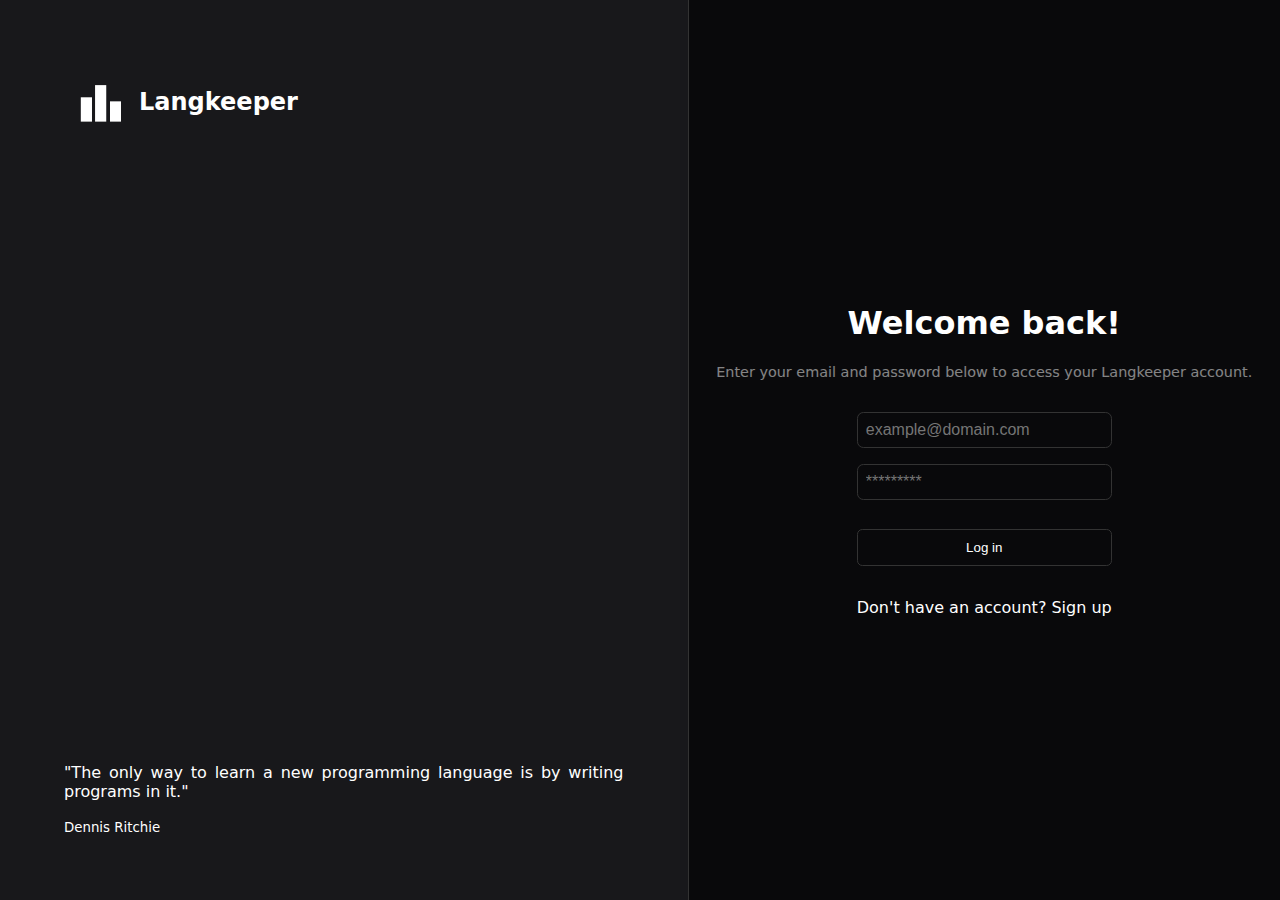
<file: www/index.html>
<!DOCTYPE html>
<html lang="en">
  <head>
    <meta charset="UTF-8" />
    <meta name="viewport" content="width=device-width, initial-scale=1.0" />
    <title>Login - Langkeeper</title>
    <meta
      name="description"
      content="Keep track of the time you spend programming."
    />
    <link rel="stylesheet" href="style.css" />
    <link rel="manifest" href="manifest.json" />
    <meta
      name="theme-color"
      media="(prefers-color-scheme: light)"
      content="white"
    />
    <meta
      name="theme-color"
      media="(prefers-color-scheme: dark)"
      content="black"
    />
    <script src="htmx.min.js"></script>
  </head>
  <body>
    <main class="page--login">
      <div class="left">
        <div class="logo">
          <img src="logo.png" alt="Langkeeper logo" width="75" height="75" />
          <div class="logo__text">Langkeeper</div>
        </div>

        <div>
          <p>
            "The only way to learn a new programming language is by writing
            programs in it."
          </p>

          <small> Dennis Ritchie </small>
        </div>
      </div>

      <div class="right">
        <h1>Welcome back!</h1>
        <h2>
          Enter your email and password below to access your Langkeeper account.
        </h2>

        <form hx-post="/htmx/users/login">
          <input type="text" name="email" placeholder="example@domain.com" />

          <input type="password" name="password" placeholder="*********" />

          <button>Log in</button>

          <a href="/signup">Don't have an account? Sign up</a>
        </form>
      </div>
    </main>
  </body>
</html>
</file>
<file: www/style.css>
body {
  font-family: system-ui, -apple-system, BlinkMacSystemFont, "Segoe UI", Roboto,
    Oxygen, Ubuntu, Cantarell, "Open Sans", "Helvetica Neue", sans-serif;
  margin: 0;

  background-color: #09090b;
  color: white;
}

main {
  margin: auto;

  height: 100svh;
  overflow: auto;
}

*,
*::before,
*::after {
  box-sizing: border-box;
}

table {
  border-spacing: 0;
}

table td,
table th {
  padding: 0.25em 0.5em;
}

form {
  margin-top: 2em;

  display: flex;
  flex-direction: column;
  gap: 1em;
}
form > a,
form > button {
  margin-top: 1em;
}

input {
  padding: 0.5em;
  border: 1px solid #333;
  border-radius: 0.4em;

  background: transparent;
  color: white;

  font-size: 1em;

  transition: border-color 0.2s ease;
}
input:focus {
  outline: none;
  border-color: #fff;
}

button {
  padding: 0.75em 1em;

  border: 1px solid #333;
  border-radius: 0.4em;

  background-color: transparent;
  color: white;

  cursor: pointer;
}
button:hover {
  filter: brightness(1.2);
}

a {
  color: white;
  text-decoration: none;
}
a:hover {
  text-decoration: underline;
}

p {
  text-align: justify;
}
code {
  background-color: #333;
  padding: 0.25em;
  border-radius: 4px;

  font-family: monospace;
  font-size: 1.25em;
}

hr {
  border: none;
  border-top: 1px solid #333;
  margin: 2em 0;
}

img {
  max-width: 100%;
  height: auto;
}

/*PAGE SIGNUP & LOGIN*/
.page--signup,
.page--login {
  display: flex;
}

.left {
  flex: 1;

  padding: 4em;

  background-color: #18181b;
  color: white;

  border-right: 1px solid #333;

  display: flex;
  flex-direction: column;
  justify-content: space-between;
}
@media (max-width: 1000px) {
  .left {
    display: none;
  }
}

.logo {
  display: flex;
  align-items: center;
}
.logo__text {
  font-weight: bold;
  font-size: 1.5em;
}

.right {
  flex: 1;

  background-color: #09090b;
  color: white;

  padding: 1em;

  display: flex;
  flex-direction: column;
  justify-content: center;
  align-items: center;

  text-align: center;
}
.right h2 {
  margin: 0;
  font-size: 0.9em;

  opacity: 0.5;

  font-weight: normal;
}

/*PAGE DASHBOARD*/
.page--dashboard {
  padding: 4em;
}
@media (max-width: 400px) {
  .page--dashboard {
    padding: 1em;
  }
}

.page--dashboard h1 {
  margin: 0;
}

.page--dashboard__widgets {
  display: grid;
  gap: 2em;
}

.page--dashboard__widget {
  border: 1px solid #333;
  border-radius: 0.4em;

  padding: 1.25em;
}
.page--dashboard__widget h2 {
  margin: 0;
}
.page--dashboard__widget h3 {
  font-size: 1em;
  margin: 0.75em 0;

  opacity: 0.5;
  font-weight: normal;
}
.page--dashboard__widget--stats ul {
  list-style: none;
  padding: 0;
  margin: 0;
  margin-top: 2em;

  display: grid;
  grid-template-columns: repeat(auto-fit, minmax(200px, 1fr));
  gap: 1.5em;
}
.page--dashboard__widget--stats__stat {
  display: grid;
  grid-template:
    "name time"
    "extension time";
  gap: 0.5em;
}
.page--dashboard__widget--stats__stat__name {
  grid-area: name;
}
.page--dashboard__widget--stats__stat__extension {
  grid-area: extension;

  font-size: 0.9em;
  opacity: 0.5;
}
.page--dashboard__widget--stats__stat__time {
  grid-area: time;

  display: flex;
  align-items: center;
  justify-content: flex-end;

  font-weight: bold;
}
.page--dashboard__guide {
  margin-top: 2em;
}

/*PAGE GUIDE*/
.page--guide {
  padding: 4em;
}
@media (max-width: 400px) {
  .page--guide {
    padding: 2em;
  }
}
.page--guide h1 {
  margin: 0;
}
.page--guide h2 {
  font-size: 1em;
  opacity: 0.5;
  font-weight: normal;
}
</file>
